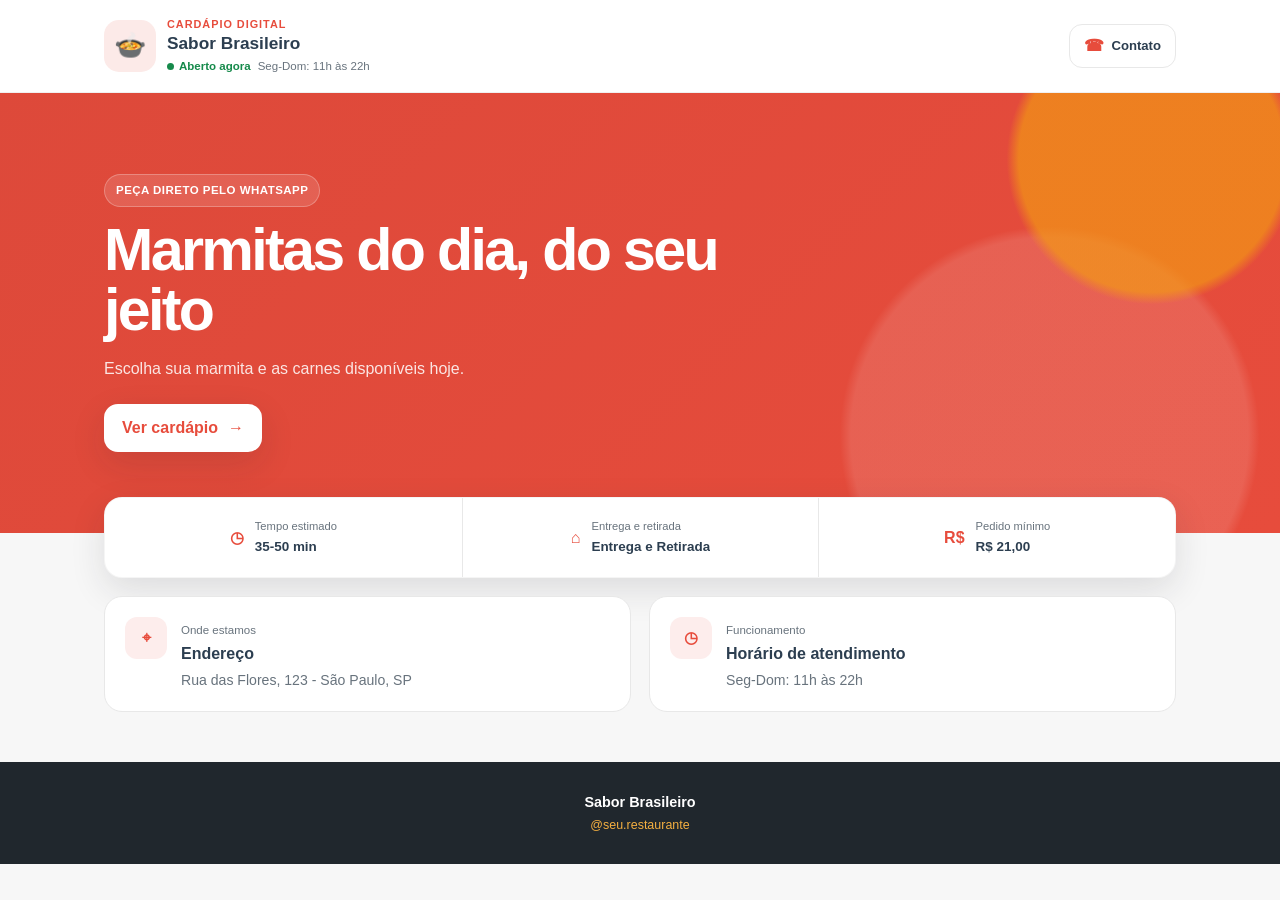
<file: legacy_static/index.html>
<!DOCTYPE html>
<html lang="pt-BR">
<head>
  <meta charset="UTF-8">
  <meta name="viewport" content="width=device-width, initial-scale=1.0">
  <meta name="theme-color" content="#E74C3C">
  <title>Cardápio Digital</title>
  <link rel="icon" href="data:,">
  <link rel="stylesheet" href="css/style.css">
</head>
<body data-page="index">
  <header class="app-header">
    <div class="container header-top">
      <div class="restaurante-logo">
        <div class="logo-badge" id="header-logo" aria-hidden="true">🍲</div>
        <div class="restaurante-info">
          <span class="small-label">Cardápio digital</span>
          <h1 id="restaurante-nome">Restaurante</h1>
          <div class="status-line">
            <span class="status-chip" id="status-aberto">Aberto agora</span>
            <span id="restaurante-horario">Consulte o horário</span>
          </div>
        </div>
      </div>
      <a data-whatsapp href="#" target="_blank" rel="noopener" class="contact-button" aria-label="Falar com o restaurante no WhatsApp">
        <span class="contact-icon">☎</span>
        <span>Contato</span>
      </a>
    </div>
  </header>

  <main>
    <section class="home-hero" id="home-hero">
      <div class="container hero-content">
        <span class="hero-eyebrow">Peça direto pelo WhatsApp</span>
        <h2 id="banner-titulo">Comida de verdade, feita para o seu dia</h2>
        <p id="banner-texto">Escolha seus favoritos e envie o pedido pronto pelo WhatsApp.</p>
        <a href="cardapio.html" class="btn btn-primary btn-hero">Ver cardápio <span>→</span></a>
      </div>
    </section>

    <section class="container home-panel" aria-label="Informações do restaurante">
      <div class="service-summary">
        <article class="service-item">
          <span class="service-icon">◷</span>
          <div><small>Tempo estimado</small><strong id="tempo-entrega">35-50 min</strong></div>
        </article>
        <article class="service-item">
          <span class="service-icon">⌂</span>
          <div><small>Entrega e retirada</small><strong id="modalidades">Disponíveis</strong></div>
        </article>
        <article class="service-item">
          <span class="service-icon">R$</span>
          <div><small>Pedido mínimo</small><strong id="pedido-minimo">R$ 0,00</strong></div>
        </article>
      </div>

      <div class="home-info-grid">
        <article class="info-card">
          <span class="info-icon">⌖</span>
          <div>
            <small>Onde estamos</small>
            <h3>Endereço</h3>
            <p id="restaurante-endereco"></p>
          </div>
        </article>
        <article class="info-card">
          <span class="info-icon">◷</span>
          <div>
            <small>Funcionamento</small>
            <h3>Horário de atendimento</h3>
            <p id="restaurante-horario-detalhe"></p>
          </div>
        </article>
      </div>
    </section>
  </main>

  <footer>
    <strong id="footer-restaurante">Restaurante</strong>
    <a href="#" id="footer-instagram"></a>
  </footer>

  <script src="config/restaurante.js"></script>
  <script src="js/cardapio-service.js"></script>
  <script src="js/cart.js"></script>
  <script src="js/whatsapp.js"></script>
  <script src="js/app.js"></script>
  <script>
    document.addEventListener('DOMContentLoaded', () => {
      document.title = `Cardápio - ${Restaurante.nome}`;
      document.getElementById('banner-titulo').textContent = Restaurante.bannerTitulo || Restaurante.slogan;
      document.getElementById('banner-texto').textContent = Restaurante.bannerTexto || Restaurante.slogan;
      document.getElementById('tempo-entrega').textContent = Restaurante.tempoEntrega || 'Consulte';
      document.getElementById('pedido-minimo').textContent = App.formatarMoeda(Restaurante.pedidoMinimo || 0);
      document.getElementById('restaurante-endereco').textContent = Restaurante.endereco;
      document.getElementById('restaurante-horario-detalhe').textContent = Restaurante.horario;
      document.getElementById('footer-restaurante').textContent = Restaurante.nome;

      const modalidades = [];
      if (Restaurante.aceitaEntrega) modalidades.push('Entrega');
      if (Restaurante.aceitaRetirada) modalidades.push('Retirada');
      document.getElementById('modalidades').textContent = modalidades.join(' e ') || 'Consulte';

      const instagram = document.getElementById('footer-instagram');
      if (Restaurante.instagram) {
        instagram.textContent = Restaurante.instagram;
        instagram.href = `https://instagram.com/${Restaurante.instagram.replace('@', '')}`;
        instagram.target = '_blank';
        instagram.rel = 'noopener';
      } else {
        instagram.remove();
      }

      const hero = document.getElementById('home-hero');
      if (Restaurante.bannerImagem) {
        hero.style.setProperty('--banner-image', `url("${Restaurante.bannerImagem}")`);
        hero.classList.add('has-image');
      }
    });
  </script>
</body>
</html>
</file>
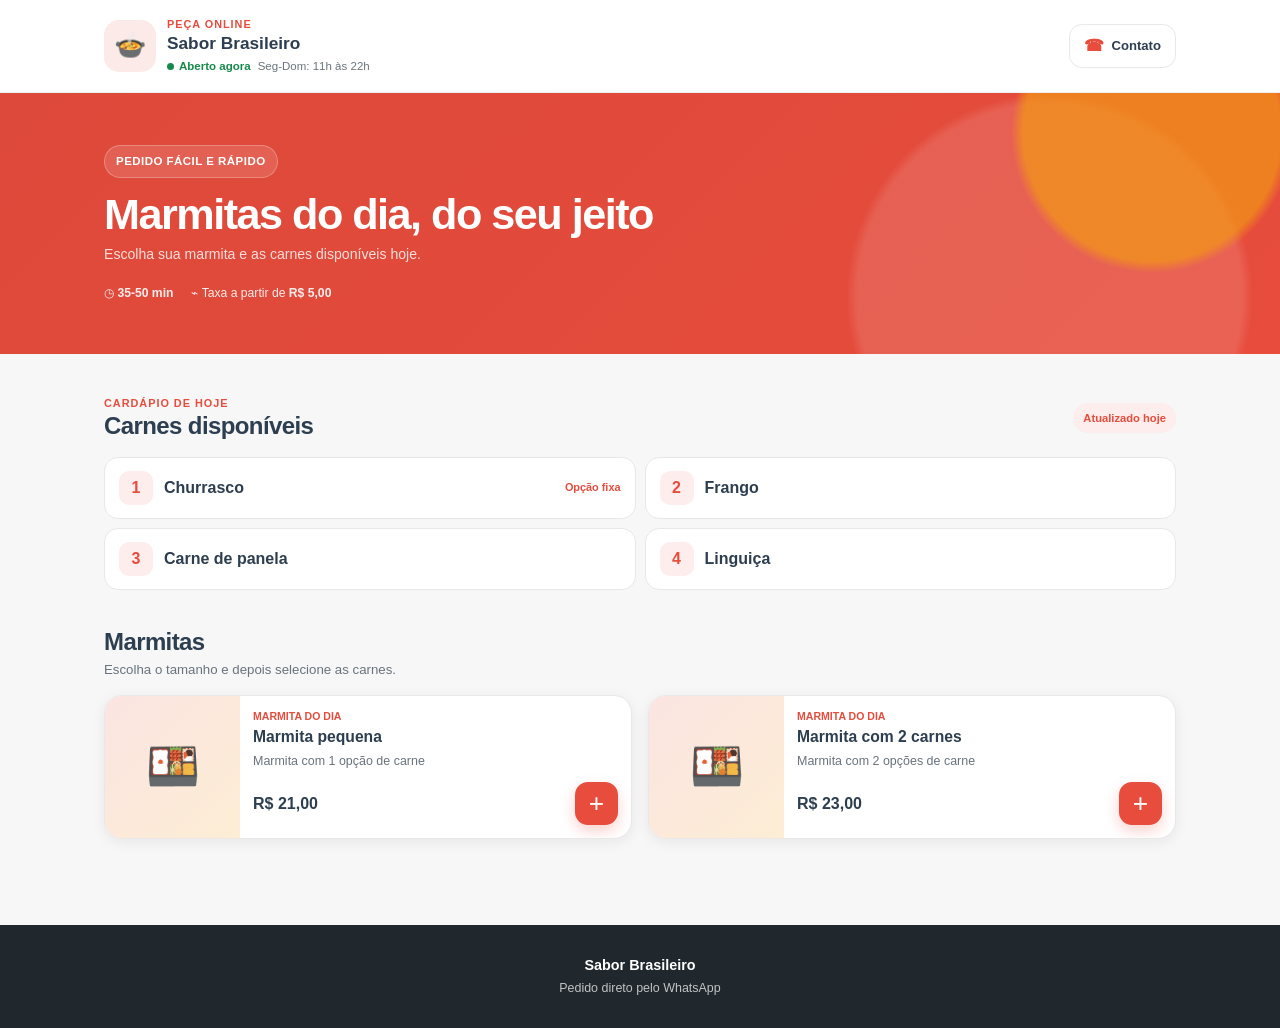
<file: legacy_static/cardapio.html>
<!DOCTYPE html>
<html lang="pt-BR">
<head>
  <meta charset="UTF-8">
  <meta name="viewport" content="width=device-width, initial-scale=1.0">
  <meta name="theme-color" content="#E74C3C">
  <title>Cardápio</title>
  <link rel="icon" href="data:,">
  <link rel="stylesheet" href="css/style.css">
</head>
<body data-page="cardapio">
  <header class="app-header menu-header">
    <div class="container header-top">
      <a href="index.html" class="restaurante-logo" aria-label="Voltar para o início">
        <div class="logo-badge" id="header-logo" aria-hidden="true">🍲</div>
        <div class="restaurante-info">
          <span class="small-label">Peça online</span>
          <h1 id="header-restaurante">Restaurante</h1>
          <div class="status-line">
            <span class="status-chip" id="status-aberto">Aberto agora</span>
            <span id="header-horario">Consulte o horário</span>
          </div>
        </div>
      </a>
      <a data-whatsapp href="#" target="_blank" rel="noopener" class="contact-button" aria-label="Falar no WhatsApp">
        <span class="contact-icon">☎</span><span>Contato</span>
      </a>
    </div>
  </header>

  <section class="menu-hero" id="menu-hero">
    <div class="container menu-hero-content">
      <span class="hero-eyebrow">Pedido fácil e rápido</span>
      <h2 id="menu-banner-titulo">Escolha o que combina com sua fome</h2>
      <p id="menu-banner-texto">Adicione os itens ao carrinho e finalize pelo WhatsApp.</p>
      <div class="delivery-meta">
        <span>◷ <strong id="tempo-entrega">35-50 min</strong></span>
        <span>⌁ Taxa a partir de <strong id="taxa-entrega">R$ 0,00</strong></span>
      </div>
    </div>
  </section>

  <main class="container menu-content">
    <section class="featured-section" id="secao-destaque">
      <div class="section-heading">
        <div>
          <span class="section-kicker">Cardápio de hoje</span>
          <h2>Carnes disponíveis</h2>
        </div>
        <span class="featured-badge">Atualizado hoje</span>
      </div>
      <div id="lista-carnes-dia" class="daily-meat-list"></div>
    </section>

    <div id="conteudo-cardapio"></div>

    <section id="secao-carrinho" class="cart-section" hidden>
      <div class="section-heading">
        <div>
          <span class="section-kicker">Confira antes de finalizar</span>
          <h2>Seu pedido</h2>
        </div>
        <button type="button" onclick="limparCarrinho()" class="text-button">Limpar</button>
      </div>
      <div id="carrinho-itens">
        <div id="lista-carrinho" class="cart-list"></div>
        <div class="order-totals">
          <div><span>Subtotal</span><strong id="resumo-subtotal">R$ 0,00</strong></div>
          <div class="order-total"><span>Total</span><strong id="resumo-total">R$ 0,00</strong></div>
        </div>
        <a href="pedido.html" class="btn btn-primary btn-block">Continuar para o checkout <span>→</span></a>
      </div>
    </section>
  </main>

  <footer>
    <strong id="footer-restaurante">Restaurante</strong>
    <span>Pedido direto pelo WhatsApp</span>
  </footer>

  <div class="cart-bar" id="barra-pedido-fixo" hidden>
    <button type="button" onclick="scrollParaCarrinho()" class="cart-bar-inner">
      <span class="cart-count" id="barra-itens">0 itens</span>
      <span class="cart-cta">Ver pedido</span>
      <strong id="barra-total">R$ 0,00</strong>
    </button>
  </div>

  <div class="modal-backdrop" id="modal-marmita" hidden>
    <section class="marmita-modal" role="dialog" aria-modal="true" aria-labelledby="modal-titulo">
      <button type="button" class="modal-close" onclick="fecharConfiguracao()" aria-label="Fechar">×</button>
      <span class="section-kicker">Monte sua marmita</span>
      <h2 id="modal-titulo">Escolha as carnes</h2>
      <p id="modal-descricao"></p>
      <form id="form-configuracao-marmita">
        <fieldset class="meat-options">
          <legend id="legenda-carnes">Carnes disponíveis hoje</legend>
          <div id="opcoes-carnes"></div>
        </fieldset>
        <div class="form-group quantity-field">
          <label for="quantidade-marmitas">Quantidade</label>
          <input type="number" id="quantidade-marmitas" min="1" step="1" value="1" required>
        </div>
        <button type="submit" class="btn btn-primary btn-block">Adicionar ao pedido</button>
      </form>
    </section>
  </div>

  <script src="config/restaurante.js"></script>
  <script src="js/cardapio-service.js"></script>
  <script src="js/cart.js"></script>
  <script src="js/whatsapp.js"></script>
  <script src="js/app.js"></script>
  <script>
    let tipoMarmitaSelecionado = null;

    function criarCardMarmita(tipo) {
      const card = document.createElement('article');
      card.className = 'product-card';

      const media = document.createElement('div');
      media.className = 'product-media midia-placeholder';
      media.textContent = '🍱';

      const content = document.createElement('div');
      content.className = 'product-content';
      content.innerHTML = `
        <small>Marmita do dia</small>
        <h3>${tipo.nome}</h3>
        <p>${tipo.descricao}</p>
        <div class="product-footer">
          <strong>${App.formatarMoeda(tipo.preco)}</strong>
          <button type="button" class="add-button" aria-label="Escolher ${tipo.nome}" onclick="abrirConfiguracao('${tipo.id}')">+</button>
        </div>
      `;

      card.append(media, content);
      return card;
    }

    function renderizarCardapio() {
      const container = document.getElementById('conteudo-cardapio');
      container.replaceChildren();
      const secao = document.createElement('section');
      secao.className = 'menu-category';
      secao.innerHTML = `
        <div class="category-heading">
          <h2>Marmitas</h2>
          <p>Escolha o tamanho e depois selecione as carnes.</p>
        </div>
      `;

      const lista = document.createElement('div');
      lista.className = 'product-list';
      cardapioService.listarTiposMarmita().forEach(tipo => lista.appendChild(criarCardMarmita(tipo)));
      secao.appendChild(lista);
      container.appendChild(secao);
    }

    function renderizarCarnesDoDia() {
      const container = document.getElementById('lista-carnes-dia');
      container.replaceChildren();
      cardapioService.listarCarnesDoDia().forEach((carne, index) => {
        const item = document.createElement('div');
        item.className = 'daily-meat-item';
        item.innerHTML = `<span>${index + 1}</span><strong>${carne.nome}</strong>${carne.fixo ? '<small>Opção fixa</small>' : ''}`;
        container.appendChild(item);
      });
    }

    function abrirConfiguracao(tipoId) {
      tipoMarmitaSelecionado = cardapioService.obterTipoMarmita(tipoId);
      if (!tipoMarmitaSelecionado) return;

      document.getElementById('modal-titulo').textContent = tipoMarmitaSelecionado.nome;
      document.getElementById('modal-descricao').textContent =
        `Escolha exatamente ${tipoMarmitaSelecionado.quantidade_carnes} ${tipoMarmitaSelecionado.quantidade_carnes === 1 ? 'carne' : 'carnes'}.`;

      const opcoes = document.getElementById('opcoes-carnes');
      opcoes.replaceChildren();
      cardapioService.listarCarnesDoDia().forEach((carne, index) => {
        const label = document.createElement('label');
        label.className = 'meat-option';
        label.innerHTML = `
          <input type="checkbox" name="carne" value="${carne.id}">
          <span class="meat-number">${index + 1}</span>
          <span><strong>${carne.nome}</strong>${carne.fixo ? '<small>Opção fixa do dia</small>' : ''}</span>
          <span class="check-indicator">✓</span>
        `;
        opcoes.appendChild(label);
      });
      opcoes.querySelectorAll('input[name="carne"]').forEach(input => {
        input.addEventListener('change', () => {
          const selecionadas = opcoes.querySelectorAll('input[name="carne"]:checked');
          if (selecionadas.length > tipoMarmitaSelecionado.quantidade_carnes) {
            input.checked = false;
            App.mostrarMensagem(
              `Essa marmita permite ${tipoMarmitaSelecionado.quantidade_carnes} ${tipoMarmitaSelecionado.quantidade_carnes === 1 ? 'carne' : 'carnes'}.`,
              'erro'
            );
          }
        });
      });

      document.getElementById('quantidade-marmitas').value = 1;
      document.getElementById('modal-marmita').hidden = false;
      document.body.classList.add('modal-open');
    }

    function fecharConfiguracao() {
      document.getElementById('modal-marmita').hidden = true;
      document.body.classList.remove('modal-open');
      tipoMarmitaSelecionado = null;
    }

    function adicionarMarmitaConfigurada(event) {
      event.preventDefault();
      const carnesIds = [...document.querySelectorAll('input[name="carne"]:checked')].map(input => input.value);
      const validacao = cardapioService.validarQuantidadeCarnes(tipoMarmitaSelecionado?.id, carnesIds);

      if (!validacao.valido) {
        App.mostrarMensagem(validacao.erro, 'erro');
        return;
      }

      try {
        const item = cardapioService.criarItemPedido(
          tipoMarmitaSelecionado.id,
          carnesIds,
          document.getElementById('quantidade-marmitas').value
        );
        carrinho.adicionar(item);
        fecharConfiguracao();
        atualizarCarrinho();
        App.mostrarMensagem(`${item.nome} adicionada ao pedido`, 'sucesso');
      } catch (erro) {
        App.mostrarMensagem(erro.message, 'erro');
      }
    }

    function atualizarCarrinho() {
      App.atualizarContador();
      const secao = document.getElementById('secao-carrinho');
      const lista = document.getElementById('lista-carrinho');
      const itens = carrinho.obterItems();
      const vazio = carrinho.estaVazio();

      secao.hidden = vazio;
      lista.replaceChildren();

      itens.forEach(item => {
        const linha = document.createElement('article');
        linha.className = 'cart-item';
        const media = document.createElement('div');
        media.className = 'cart-item-media';
        App.renderizarMidia(media, item.imagem, item.nome);

        const info = document.createElement('div');
        info.className = 'cart-item-info';
        const carnes = item.carnes.map(carne => carne.nome).join(' e ');
        info.innerHTML = `
          <h3>${item.quantidade}x ${item.nome}</h3>
          <small>Carnes: ${carnes}</small>
          <small>Valor unitário: ${App.formatarMoeda(item.preco)}</small>
          <strong>Total: ${App.formatarMoeda(item.preco * item.quantidade)}</strong>
        `;

        const controle = document.createElement('div');
        controle.className = 'quantity-control';
        controle.innerHTML = `
          <button type="button" onclick="diminuirQuantidade('${item.id}')" aria-label="Diminuir quantidade">−</button>
          <span>${item.quantidade}</span>
          <button type="button" onclick="aumentarQuantidade('${item.id}')" aria-label="Aumentar quantidade">+</button>
        `;
        linha.append(media, info, controle);
        lista.appendChild(linha);
      });

      const total = carrinho.obterValorTotal();
      document.getElementById('resumo-subtotal').textContent = App.formatarMoeda(total);
      document.getElementById('resumo-total').textContent = App.formatarMoeda(total);
      atualizarBarraPedido();
    }

    function atualizarBarraPedido() {
      const barra = document.getElementById('barra-pedido-fixo');
      const quantidade = carrinho.obterQuantidadeTotal();
      barra.hidden = quantidade === 0;
      document.body.classList.toggle('has-cart-bar', quantidade > 0);
      document.getElementById('barra-itens').textContent = `${quantidade} ${quantidade === 1 ? 'item' : 'itens'}`;
      document.getElementById('barra-total').textContent = App.formatarMoeda(carrinho.obterValorTotal());
    }

    function aumentarQuantidade(id) {
      carrinho.aumentarQuantidade(id);
      atualizarCarrinho();
    }

    function diminuirQuantidade(id) {
      carrinho.diminuirQuantidade(id);
      atualizarCarrinho();
    }

    function limparCarrinho() {
      if (!carrinho.estaVazio() && confirm('Deseja remover todos os itens do pedido?')) {
        carrinho.limpar();
        atualizarCarrinho();
      }
    }

    function scrollParaCarrinho() {
      document.getElementById('secao-carrinho').scrollIntoView({ behavior: 'smooth' });
    }

    document.addEventListener('DOMContentLoaded', async () => {
      document.title = `Cardápio - ${Restaurante.nome}`;
      document.getElementById('menu-banner-titulo').textContent = Restaurante.bannerTitulo || Restaurante.slogan;
      document.getElementById('menu-banner-texto').textContent = Restaurante.bannerTexto || Restaurante.slogan;
      document.getElementById('tempo-entrega').textContent = Restaurante.tempoEntrega || 'Consulte';
      document.getElementById('taxa-entrega').textContent = App.formatarMoeda(Restaurante.taxaEntregaPadrao || 0);
      document.getElementById('footer-restaurante').textContent = Restaurante.nome;

      const hero = document.getElementById('menu-hero');
      if (Restaurante.bannerImagem) {
        hero.style.setProperty('--banner-image', `url("${Restaurante.bannerImagem}")`);
        hero.classList.add('has-image');
      }

      document.getElementById('form-configuracao-marmita').addEventListener('submit', adicionarMarmitaConfigurada);
      document.getElementById('modal-marmita').addEventListener('click', event => {
        if (event.target.id === 'modal-marmita') fecharConfiguracao();
      });

      try {
        await cardapioService.carregar();
        renderizarCarnesDoDia();
        renderizarCardapio();
        atualizarCarrinho();
      } catch (erro) {
        document.getElementById('conteudo-cardapio').innerHTML =
          `<section class="empty-state"><h2>Cardápio indisponível</h2><p>${erro.message}</p></section>`;
      }
    });
  </script>
</body>
</html>
</file>
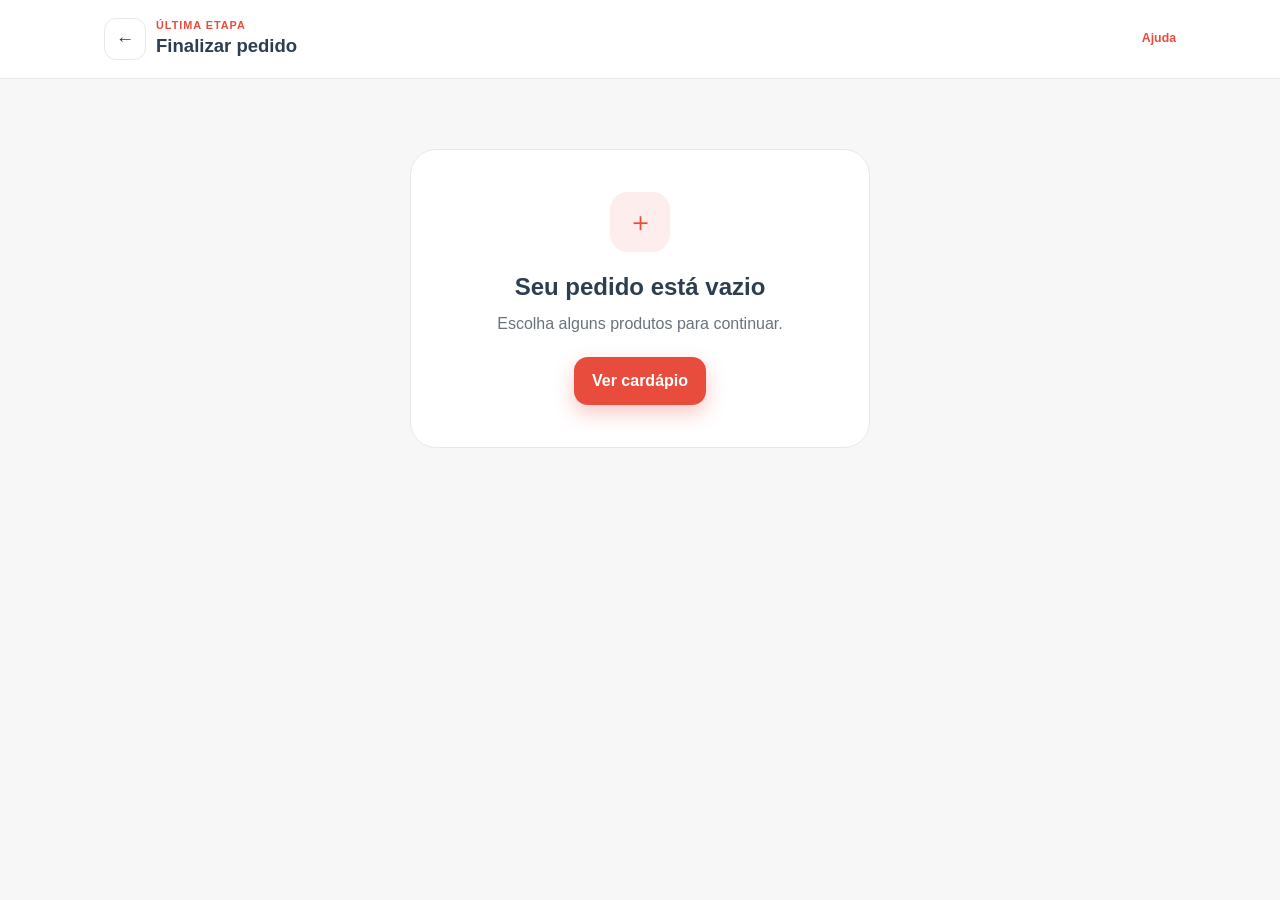
<file: legacy_static/pedido.html>
<!DOCTYPE html>
<html lang="pt-BR">
<head>
  <meta charset="UTF-8">
  <meta name="viewport" content="width=device-width, initial-scale=1.0">
  <meta name="theme-color" content="#E74C3C">
  <title>Finalizar pedido</title>
  <link rel="icon" href="data:,">
  <link rel="stylesheet" href="css/style.css">
</head>
<body data-page="pedido">
  <header class="checkout-header">
    <div class="container checkout-header-inner">
      <a href="cardapio.html" class="back-button" aria-label="Voltar ao cardápio">←</a>
      <div>
        <span class="small-label">Última etapa</span>
        <h1>Finalizar pedido</h1>
      </div>
      <a data-whatsapp href="#" target="_blank" rel="noopener" class="header-help">Ajuda</a>
    </div>
  </header>

  <main class="container checkout-layout">
    <div id="checkout-conteudo">
      <section class="checkout-section order-summary">
        <div class="checkout-section-title">
          <span class="step-number">1</span>
          <div><h2>Seu pedido</h2><p>Confira os itens antes de enviar.</p></div>
        </div>
        <div id="lista-resumo" class="checkout-items"></div>
        <div class="checkout-totals">
          <div><span>Subtotal</span><strong id="valor-subtotal">R$ 0,00</strong></div>
          <div id="linha-taxa-resumo" hidden><span>Taxa de entrega</span><strong id="valor-taxa">R$ 0,00</strong></div>
          <div class="checkout-total"><span>Total</span><strong id="valor-total">R$ 0,00</strong></div>
        </div>
        <a href="cardapio.html#secao-carrinho" class="edit-order-link">Editar pedido</a>
      </section>

      <form id="formulario-pedido" class="checkout-form">
        <section class="checkout-section">
          <div class="checkout-section-title">
            <span class="step-number">2</span>
            <div><h2>Seus dados</h2><p>Como podemos identificar o pedido?</p></div>
          </div>
          <div class="form-grid">
            <div class="form-group">
              <label for="nome-cliente">Nome completo *</label>
              <input type="text" id="nome-cliente" name="nome" required autocomplete="name" placeholder="Digite seu nome">
            </div>
            <div class="form-group">
              <label for="telefone-cliente">Telefone</label>
              <input type="tel" id="telefone-cliente" name="telefone" autocomplete="tel" placeholder="(11) 99999-9999">
            </div>
          </div>
        </section>

        <section class="checkout-section">
          <div class="checkout-section-title">
            <span class="step-number">3</span>
            <div><h2>Entrega ou retirada</h2><p>Escolha como deseja receber.</p></div>
          </div>
          <div class="choice-grid" id="opcoes-entrega">
            <label class="choice-card" id="opcao-retirada">
              <input type="radio" name="tipo-entrega" value="retirada" required>
              <span class="choice-icon">⌂</span>
              <span><strong>Retirada</strong><small>Buscar no restaurante</small></span>
              <span class="radio-indicator"></span>
            </label>
            <label class="choice-card" id="opcao-entrega">
              <input type="radio" name="tipo-entrega" value="entrega">
              <span class="choice-icon">⌖</span>
              <span><strong>Entrega</strong><small>Taxa de <b id="valor-taxa-opcao">R$ 0,00</b></small></span>
              <span class="radio-indicator"></span>
            </label>
          </div>
          <div class="form-group expandable-field" id="grupo-endereco" hidden>
            <label for="endereco-entrega">Endereço completo *</label>
            <input type="text" id="endereco-entrega" name="endereco" autocomplete="street-address" placeholder="Rua, número, bairro e complemento">
          </div>
        </section>

        <section class="checkout-section">
          <div class="checkout-section-title">
            <span class="step-number">4</span>
            <div><h2>Pagamento</h2><p>Selecione a forma de pagamento.</p></div>
          </div>
          <div class="choice-grid payment-grid">
            <label class="choice-card">
              <input type="radio" name="pagamento" value="pix" required>
              <span class="choice-icon">◇</span>
              <span><strong>Pix</strong><small>Pagamento rápido</small></span>
              <span class="radio-indicator"></span>
            </label>
            <label class="choice-card">
              <input type="radio" name="pagamento" value="dinheiro">
              <span class="choice-icon">R$</span>
              <span><strong>Dinheiro</strong><small>Informe o troco</small></span>
              <span class="radio-indicator"></span>
            </label>
            <label class="choice-card">
              <input type="radio" name="pagamento" value="cartao">
              <span class="choice-icon">▣</span>
              <span><strong>Cartão</strong><small>Crédito ou débito</small></span>
              <span class="radio-indicator"></span>
            </label>
          </div>
          <div class="form-group expandable-field" id="grupo-troco" hidden>
            <label for="troco">Precisa de troco para quanto?</label>
            <input type="number" id="troco" name="troco" inputmode="decimal" step="0.01" min="0" placeholder="Ex.: 100,00">
          </div>
        </section>

        <section class="checkout-section">
          <div class="checkout-section-title">
            <span class="step-number">5</span>
            <div><h2>Observações</h2><p>Algum detalhe para preparar seu pedido?</p></div>
          </div>
          <div class="form-group">
            <label for="observacoes" class="sr-only">Observações do pedido</label>
            <textarea id="observacoes" name="observacoes" maxlength="300" placeholder="Ex.: retirar cebola, enviar molho separado..."></textarea>
            <small class="field-hint">Até 300 caracteres</small>
          </div>
        </section>

        <div class="checkout-submit">
          <div><small>Total do pedido</small><strong id="valor-total-fixo">R$ 0,00</strong></div>
          <button type="submit" class="btn btn-whatsapp">Enviar pedido pelo WhatsApp</button>
        </div>
      </form>
    </div>

    <section id="carrinho-vazio-info" class="empty-state" hidden>
      <span class="empty-icon">＋</span>
      <h2>Seu pedido está vazio</h2>
      <p>Escolha alguns produtos para continuar.</p>
      <a href="cardapio.html" class="btn btn-primary">Ver cardápio</a>
    </section>
  </main>

  <script src="config/restaurante.js"></script>
  <script src="js/cardapio-service.js"></script>
  <script src="js/cart.js"></script>
  <script src="js/whatsapp.js"></script>
  <script src="js/app.js"></script>
  <script>
    function renderizarResumo() {
      const lista = document.getElementById('lista-resumo');
      lista.replaceChildren();

      carrinho.obterItems().forEach(item => {
        const linha = document.createElement('article');
        linha.className = 'checkout-item';
        const media = document.createElement('div');
        media.className = 'checkout-item-media';
        App.renderizarMidia(media, item.imagem, item.nome);
        const info = document.createElement('div');
        const carnes = item.carnes.map(carne => carne.nome).join(' e ');
        info.innerHTML = `<strong>${item.quantidade}x ${item.nome}</strong><small>Carnes: ${carnes}</small><small>${App.formatarMoeda(item.preco)} cada</small>`;
        const valor = document.createElement('strong');
        valor.textContent = App.formatarMoeda(item.preco * item.quantidade);
        linha.append(media, info, valor);
        lista.appendChild(linha);
      });

      document.getElementById('valor-subtotal').textContent = App.formatarMoeda(carrinho.obterValorTotal());
      atualizarResumo();
    }

    function atualizarTipoEntrega() {
      const tipo = document.querySelector('input[name="tipo-entrega"]:checked')?.value;
      const grupo = document.getElementById('grupo-endereco');
      const endereco = document.getElementById('endereco-entrega');
      grupo.hidden = tipo !== 'entrega';
      endereco.required = tipo === 'entrega';
      atualizarResumo();
    }

    function atualizarPagamento() {
      const pagamento = document.querySelector('input[name="pagamento"]:checked')?.value;
      const grupo = document.getElementById('grupo-troco');
      grupo.hidden = pagamento !== 'dinheiro';
    }

    function atualizarResumo() {
      const entrega = document.querySelector('input[name="tipo-entrega"]:checked')?.value === 'entrega';
      const subtotal = carrinho.obterValorTotal();
      const taxa = entrega ? Restaurante.taxaEntregaPadrao : 0;
      const total = subtotal + taxa;

      document.getElementById('linha-taxa-resumo').hidden = !entrega;
      document.getElementById('valor-taxa').textContent = App.formatarMoeda(taxa);
      document.getElementById('valor-total').textContent = App.formatarMoeda(total);
      document.getElementById('valor-total-fixo').textContent = App.formatarMoeda(total);
    }

    function enviarPedido(event) {
      event.preventDefault();
      const tipoEntrega = document.querySelector('input[name="tipo-entrega"]:checked')?.value;
      const pagamento = document.querySelector('input[name="pagamento"]:checked')?.value;
      const subtotal = carrinho.obterValorTotal();
      const taxa = tipoEntrega === 'entrega' ? Restaurante.taxaEntregaPadrao : 0;
      const trocoInformado = document.getElementById('troco').value;

      const dadosPedido = {
        nomeCliente: document.getElementById('nome-cliente').value,
        telefoneCliente: document.getElementById('telefone-cliente').value,
        items: carrinho.obterItems(),
        tipoPedido: tipoEntrega,
        endereco: document.getElementById('endereco-entrega').value,
        pagamento,
        troco: trocoInformado ? parseFloat(trocoInformado) : null,
        observacoes: document.getElementById('observacoes').value,
        taxa,
        total: subtotal + taxa
      };

      const validacao = WhatsAppIntegration.validarDados(dadosPedido);
      if (!validacao.valido) {
        App.mostrarMensagem(validacao.erro, 'erro');
        return;
      }

      WhatsAppIntegration.enviarPedido(dadosPedido);
      carrinho.limpar();
      App.mostrarMensagem('Pedido preparado e aberto no WhatsApp.', 'sucesso');
      setTimeout(() => { window.location.href = 'index.html'; }, 2000);
    }

    function configurarModalidades() {
      const retirada = document.getElementById('opcao-retirada');
      const entrega = document.getElementById('opcao-entrega');
      retirada.hidden = !Restaurante.aceitaRetirada;
      entrega.hidden = !Restaurante.aceitaEntrega;

      const valorInicial = Restaurante.aceitaRetirada ? 'retirada' : 'entrega';
      const opcaoInicial = document.querySelector(`input[name="tipo-entrega"][value="${valorInicial}"]`);
      if (opcaoInicial) opcaoInicial.checked = true;
    }

    document.addEventListener('DOMContentLoaded', () => {
      document.title = `Finalizar pedido - ${Restaurante.nome}`;
      if (carrinho.estaVazio()) {
        document.getElementById('checkout-conteudo').hidden = true;
        document.getElementById('carrinho-vazio-info').hidden = false;
        return;
      }

      configurarModalidades();
      document.querySelector('input[name="pagamento"][value="pix"]').checked = true;
      document.getElementById('valor-taxa-opcao').textContent = App.formatarMoeda(Restaurante.taxaEntregaPadrao);
      document.querySelectorAll('input[name="tipo-entrega"]').forEach(input => input.addEventListener('change', atualizarTipoEntrega));
      document.querySelectorAll('input[name="pagamento"]').forEach(input => input.addEventListener('change', atualizarPagamento));
      document.getElementById('formulario-pedido').addEventListener('submit', enviarPedido);
      renderizarResumo();
      atualizarTipoEntrega();
      atualizarPagamento();
    });
  </script>
</body>
</html>
</file>
<file: legacy_static/css/style.css>
:root {
  --cor-principal: #e74c3c;
  --cor-secundaria: #f39c12;
  --cor-fundo: #fff8f3;
  --cor-texto: #24313d;
  --cor-muted: #68737d;
  --cor-borda: #e8e8e8;
  --cor-superficie: #ffffff;
  --cor-sucesso: #168a4b;
  --sombra-sm: 0 3px 14px rgba(31, 35, 39, 0.07);
  --sombra-md: 0 12px 35px rgba(31, 35, 39, 0.12);
  --raio-sm: 12px;
  --raio-md: 18px;
  --raio-lg: 26px;
  --container: 1120px;
}

* {
  box-sizing: border-box;
  margin: 0;
  padding: 0;
}

html {
  scroll-behavior: smooth;
  scroll-padding-top: 76px;
}

body {
  min-width: 320px;
  min-height: 100vh;
  background: #f7f7f7;
  color: var(--cor-texto);
  font-family: Inter, -apple-system, BlinkMacSystemFont, "Segoe UI", sans-serif;
  line-height: 1.45;
  -webkit-font-smoothing: antialiased;
}

body.has-cart-bar {
  padding-bottom: 92px;
}

body.modal-open {
  overflow: hidden;
}

button,
input,
textarea {
  font: inherit;
}

button,
a {
  -webkit-tap-highlight-color: transparent;
}

button {
  border: 0;
}

a {
  color: inherit;
  text-decoration: none;
}

img {
  display: block;
  width: 100%;
  height: 100%;
  object-fit: cover;
}

[hidden] {
  display: none !important;
}

.container {
  width: min(100%, var(--container));
  margin-inline: auto;
  padding-inline: 16px;
}

.sr-only {
  position: absolute;
  width: 1px;
  height: 1px;
  padding: 0;
  margin: -1px;
  overflow: hidden;
  clip: rect(0, 0, 0, 0);
  white-space: nowrap;
  border: 0;
}

/* Header */
.app-header {
  position: relative;
  z-index: 20;
  background: var(--cor-superficie);
  border-bottom: 1px solid rgba(0, 0, 0, 0.06);
}

.header-top {
  min-height: 82px;
  display: flex;
  align-items: center;
  justify-content: space-between;
  gap: 12px;
}

.restaurante-logo {
  min-width: 0;
  display: flex;
  align-items: center;
  gap: 11px;
}

.logo-badge {
  width: 52px;
  height: 52px;
  flex: 0 0 52px;
  display: grid;
  place-items: center;
  overflow: hidden;
  border-radius: 15px;
  background: color-mix(in srgb, var(--cor-principal) 12%, white);
  color: var(--cor-principal);
  font-size: 26px;
}

.restaurante-info {
  min-width: 0;
}

.small-label,
.section-kicker {
  display: block;
  color: var(--cor-principal);
  font-size: 0.68rem;
  font-weight: 800;
  letter-spacing: 0.09em;
  text-transform: uppercase;
}

.restaurante-info h1 {
  max-width: 190px;
  overflow: hidden;
  font-size: 1.08rem;
  line-height: 1.25;
  text-overflow: ellipsis;
  white-space: nowrap;
}

.status-line {
  display: flex;
  align-items: center;
  gap: 7px;
  margin-top: 3px;
  color: var(--cor-muted);
  font-size: 0.72rem;
  white-space: nowrap;
}

.status-chip {
  display: inline-flex;
  align-items: center;
  gap: 5px;
  color: var(--cor-sucesso);
  font-weight: 800;
}

.status-chip::before {
  width: 7px;
  height: 7px;
  border-radius: 50%;
  background: currentColor;
  content: "";
}

.contact-button {
  min-width: 44px;
  min-height: 44px;
  display: inline-flex;
  align-items: center;
  justify-content: center;
  gap: 7px;
  border: 1px solid var(--cor-borda);
  border-radius: 13px;
  background: #fff;
  color: var(--cor-texto);
  font-size: 0.82rem;
  font-weight: 800;
}

.contact-button > span:last-child {
  display: none;
}

.contact-icon {
  color: var(--cor-principal);
  font-size: 1rem;
}

/* Home */
.home-hero,
.menu-hero {
  position: relative;
  overflow: hidden;
  background:
    radial-gradient(circle at 90% 15%, color-mix(in srgb, var(--cor-secundaria) 65%, transparent) 0 11%, transparent 12%),
    radial-gradient(circle at 82% 78%, rgba(255, 255, 255, 0.12) 0 18%, transparent 19%),
    linear-gradient(135deg, color-mix(in srgb, var(--cor-principal) 90%, #852f28), var(--cor-principal));
  color: #fff;
}

.home-hero::after,
.menu-hero::after {
  position: absolute;
  inset: 0;
  background: linear-gradient(90deg, rgba(25, 17, 16, 0.72), rgba(25, 17, 16, 0.12));
  content: "";
  opacity: 0;
}

.home-hero.has-image,
.menu-hero.has-image {
  background-image: var(--banner-image);
  background-position: center;
  background-size: cover;
}

.home-hero.has-image::after,
.menu-hero.has-image::after {
  opacity: 1;
}

.hero-content,
.menu-hero-content {
  position: relative;
  z-index: 1;
}

.hero-content {
  min-height: 330px;
  display: flex;
  flex-direction: column;
  align-items: flex-start;
  justify-content: center;
  padding-block: 54px;
}

.hero-eyebrow {
  display: inline-flex;
  margin-bottom: 13px;
  padding: 7px 11px;
  border: 1px solid rgba(255, 255, 255, 0.26);
  border-radius: 999px;
  background: rgba(255, 255, 255, 0.13);
  font-size: 0.72rem;
  font-weight: 800;
  letter-spacing: 0.04em;
  text-transform: uppercase;
}

.hero-content h2 {
  max-width: 620px;
  font-size: clamp(2rem, 9vw, 3.7rem);
  line-height: 1.02;
  letter-spacing: -0.045em;
}

.hero-content p {
  max-width: 500px;
  margin: 16px 0 24px;
  color: rgba(255, 255, 255, 0.86);
  font-size: 1rem;
}

.btn {
  min-height: 48px;
  display: inline-flex;
  align-items: center;
  justify-content: center;
  gap: 10px;
  padding: 12px 18px;
  border-radius: 14px;
  cursor: pointer;
  font-weight: 800;
  transition: transform 0.2s ease, box-shadow 0.2s ease;
}

.btn:active {
  transform: scale(0.98);
}

.btn-primary {
  background: var(--cor-principal);
  color: #fff;
  box-shadow: 0 8px 20px color-mix(in srgb, var(--cor-principal) 30%, transparent);
}

.btn-hero {
  background: #fff;
  color: var(--cor-principal);
  box-shadow: var(--sombra-md);
}

.btn-block {
  width: 100%;
}

.home-panel {
  position: relative;
  z-index: 2;
  margin-top: -26px;
  padding-bottom: 50px;
}

.service-summary {
  display: grid;
  grid-template-columns: repeat(3, 1fr);
  overflow: hidden;
  border: 1px solid rgba(0, 0, 0, 0.04);
  border-radius: var(--raio-md);
  background: #fff;
  box-shadow: var(--sombra-md);
}

.service-item {
  min-width: 0;
  padding: 17px 7px;
  text-align: center;
}

.service-item + .service-item {
  border-left: 1px solid var(--cor-borda);
}

.service-icon {
  display: none;
  color: var(--cor-principal);
  font-weight: 900;
}

.service-item small,
.service-item strong {
  display: block;
}

.service-item small {
  margin-bottom: 3px;
  color: var(--cor-muted);
  font-size: 0.61rem;
}

.service-item strong {
  overflow: hidden;
  font-size: 0.72rem;
  text-overflow: ellipsis;
}

.home-info-grid {
  display: grid;
  gap: 12px;
  margin-top: 18px;
}

.info-card {
  display: flex;
  gap: 14px;
  padding: 20px;
  border: 1px solid var(--cor-borda);
  border-radius: var(--raio-md);
  background: #fff;
}

.info-icon {
  width: 42px;
  height: 42px;
  flex: 0 0 42px;
  display: grid;
  place-items: center;
  border-radius: 12px;
  background: color-mix(in srgb, var(--cor-principal) 10%, white);
  color: var(--cor-principal);
  font-weight: 900;
}

.info-card small {
  color: var(--cor-muted);
  font-size: 0.72rem;
}

.info-card h3 {
  margin: 2px 0 5px;
  font-size: 1rem;
}

.info-card p {
  color: var(--cor-muted);
  font-size: 0.88rem;
}

/* Menu */
.menu-hero-content {
  padding-block: 31px 34px;
}

.menu-hero h2 {
  max-width: 600px;
  margin-bottom: 7px;
  font-size: clamp(1.55rem, 7vw, 2.7rem);
  line-height: 1.08;
  letter-spacing: -0.035em;
}

.menu-hero p {
  max-width: 530px;
  color: rgba(255, 255, 255, 0.82);
  font-size: 0.88rem;
}

.delivery-meta {
  display: flex;
  flex-wrap: wrap;
  gap: 9px 18px;
  margin-top: 20px;
  color: rgba(255, 255, 255, 0.9);
  font-size: 0.76rem;
}

.category-nav {
  position: sticky;
  top: 0;
  z-index: 40;
  border-bottom: 1px solid var(--cor-borda);
  background: rgba(255, 255, 255, 0.96);
  backdrop-filter: blur(12px);
}

.category-nav .container {
  padding-inline: 0;
}

.category-nav ul {
  display: flex;
  gap: 7px;
  overflow-x: auto;
  padding: 11px 16px;
  list-style: none;
  scrollbar-width: none;
}

.category-nav ul::-webkit-scrollbar,
.featured-scroller::-webkit-scrollbar {
  display: none;
}

.category-nav li {
  flex: 0 0 auto;
}

.category-nav a {
  display: block;
  padding: 9px 14px;
  border-radius: 999px;
  color: var(--cor-muted);
  font-size: 0.82rem;
  font-weight: 750;
  white-space: nowrap;
}

.category-nav a.active {
  background: var(--cor-principal);
  color: #fff;
}

.menu-content {
  padding-top: 30px;
  padding-bottom: 46px;
}

.featured-section {
  margin-bottom: 38px;
}

.section-heading {
  display: flex;
  align-items: center;
  justify-content: space-between;
  gap: 16px;
  margin-bottom: 17px;
}

.section-heading h2,
.category-heading h2 {
  font-size: 1.5rem;
  line-height: 1.15;
  letter-spacing: -0.025em;
}

.featured-badge {
  padding: 7px 10px;
  border-radius: 999px;
  background: color-mix(in srgb, var(--cor-principal) 10%, white);
  color: var(--cor-principal);
  font-size: 0.7rem;
  font-weight: 850;
}

.featured-scroller {
  display: grid;
  grid-auto-columns: minmax(250px, 82vw);
  grid-auto-flow: column;
  gap: 13px;
  overflow-x: auto;
  padding: 2px 2px 14px;
  scroll-snap-type: x mandatory;
  scrollbar-width: none;
}

.daily-meat-list {
  display: grid;
  gap: 9px;
}

.daily-meat-item {
  display: grid;
  grid-template-columns: 34px 1fr auto;
  align-items: center;
  gap: 11px;
  padding: 13px 14px;
  border: 1px solid var(--cor-borda);
  border-radius: 14px;
  background: #fff;
}

.daily-meat-item > span {
  width: 34px;
  height: 34px;
  display: grid;
  place-items: center;
  border-radius: 10px;
  background: color-mix(in srgb, var(--cor-principal) 10%, white);
  color: var(--cor-principal);
  font-weight: 900;
}

.daily-meat-item small {
  color: var(--cor-principal);
  font-size: 0.68rem;
  font-weight: 800;
}

.product-card {
  min-width: 0;
  display: grid;
  grid-template-columns: 112px 1fr;
  overflow: hidden;
  border: 1px solid var(--cor-borda);
  border-radius: var(--raio-md);
  background: #fff;
  box-shadow: var(--sombra-sm);
}

.featured-card {
  display: flex;
  flex-direction: column;
  scroll-snap-align: start;
}

.product-media {
  min-height: 138px;
  overflow: hidden;
  background: linear-gradient(135deg, color-mix(in srgb, var(--cor-principal) 15%, white), color-mix(in srgb, var(--cor-secundaria) 18%, white));
}

.product-media.midia-placeholder,
.cart-item-media.midia-placeholder,
.checkout-item-media.midia-placeholder {
  display: grid;
  place-items: center;
  font-size: 2.7rem;
}

.featured-card .product-media {
  height: 148px;
  min-height: 148px;
}

.product-content {
  min-width: 0;
  display: flex;
  flex-direction: column;
  padding: 13px;
}

.product-content small {
  margin-bottom: 3px;
  color: var(--cor-principal);
  font-size: 0.66rem;
  font-weight: 800;
  text-transform: uppercase;
}

.product-content h3 {
  font-size: 0.98rem;
  line-height: 1.25;
}

.product-content p {
  display: -webkit-box;
  overflow: hidden;
  margin: 5px 0 12px;
  color: var(--cor-muted);
  font-size: 0.78rem;
  -webkit-box-orient: vertical;
  -webkit-line-clamp: 2;
}

.product-footer {
  display: flex;
  align-items: center;
  justify-content: space-between;
  gap: 10px;
  margin-top: auto;
}

.product-footer strong {
  color: var(--cor-texto);
  font-size: 1rem;
}

.add-button {
  width: 43px;
  height: 43px;
  flex: 0 0 43px;
  border-radius: 13px;
  background: var(--cor-principal);
  color: #fff;
  cursor: pointer;
  font-size: 1.65rem;
  font-weight: 500;
  line-height: 1;
  box-shadow: 0 6px 14px color-mix(in srgb, var(--cor-principal) 25%, transparent);
}

.menu-category {
  margin-bottom: 40px;
  scroll-margin-top: 76px;
}

.category-heading {
  margin-bottom: 15px;
}

.category-heading p {
  margin-top: 5px;
  color: var(--cor-muted);
  font-size: 0.83rem;
}

.product-list {
  display: grid;
  gap: 12px;
}

/* Cart */
.cart-section {
  scroll-margin-top: 76px;
  margin-top: 46px;
  padding-top: 30px;
  border-top: 1px solid var(--cor-borda);
}

.text-button,
.edit-order-link {
  background: none;
  color: var(--cor-principal);
  cursor: pointer;
  font-size: 0.8rem;
  font-weight: 800;
}

.cart-list,
.checkout-items {
  overflow: hidden;
  border: 1px solid var(--cor-borda);
  border-radius: var(--raio-md);
  background: #fff;
}

.cart-item {
  display: grid;
  grid-template-columns: 55px 1fr auto;
  align-items: center;
  gap: 11px;
  padding: 12px;
}

.cart-item + .cart-item,
.checkout-item + .checkout-item {
  border-top: 1px solid var(--cor-borda);
}

.cart-item-media,
.checkout-item-media {
  width: 55px;
  height: 55px;
  overflow: hidden;
  border-radius: 12px;
  background: #f3f3f3;
}

.cart-item-media.midia-placeholder,
.checkout-item-media.midia-placeholder {
  font-size: 1.7rem;
}

.cart-item-info h3 {
  font-size: 0.88rem;
}

.cart-item-info small {
  display: block;
  margin: 2px 0;
  color: var(--cor-muted);
  font-size: 0.7rem;
}

.cart-item-info strong {
  color: var(--cor-principal);
  font-size: 0.82rem;
}

.quantity-control {
  display: flex;
  align-items: center;
  gap: 8px;
  padding: 4px;
  border: 1px solid var(--cor-borda);
  border-radius: 12px;
}

.quantity-control button {
  width: 31px;
  height: 31px;
  border-radius: 9px;
  background: #f4f4f4;
  color: var(--cor-texto);
  cursor: pointer;
  font-size: 1.05rem;
}

.quantity-control span {
  min-width: 15px;
  text-align: center;
  font-size: 0.82rem;
  font-weight: 850;
}

.order-totals,
.checkout-totals {
  padding: 17px 3px;
}

.order-totals > div,
.checkout-totals > div {
  display: flex;
  justify-content: space-between;
  gap: 20px;
  padding: 6px 0;
  color: var(--cor-muted);
  font-size: 0.88rem;
}

.order-totals strong,
.checkout-totals strong {
  color: var(--cor-texto);
}

.order-totals .order-total,
.checkout-totals .checkout-total {
  margin-top: 7px;
  padding-top: 13px;
  border-top: 1px dashed #d7d7d7;
  color: var(--cor-texto);
  font-size: 1.05rem;
  font-weight: 850;
}

.cart-bar {
  position: fixed;
  right: 0;
  bottom: 0;
  left: 0;
  z-index: 100;
  padding: 10px 12px max(10px, env(safe-area-inset-bottom));
  background: rgba(255, 255, 255, 0.96);
  box-shadow: 0 -8px 28px rgba(22, 25, 28, 0.14);
  backdrop-filter: blur(14px);
}

.cart-bar-inner {
  width: min(100%, 700px);
  min-height: 58px;
  display: grid;
  grid-template-columns: 1fr auto 1fr;
  align-items: center;
  margin-inline: auto;
  padding: 8px 16px;
  border-radius: 16px;
  background: var(--cor-principal);
  color: #fff;
  cursor: pointer;
}

.cart-count {
  justify-self: start;
  padding: 5px 8px;
  border-radius: 8px;
  background: rgba(255, 255, 255, 0.18);
  font-size: 0.75rem;
  font-weight: 800;
}

.cart-cta {
  font-size: 0.9rem;
  font-weight: 850;
}

.cart-bar-inner strong {
  justify-self: end;
  font-size: 0.9rem;
}

/* Checkout */
.checkout-header {
  border-bottom: 1px solid var(--cor-borda);
  background: #fff;
}

.checkout-header-inner {
  min-height: 78px;
  display: grid;
  grid-template-columns: 42px 1fr 42px;
  align-items: center;
  gap: 10px;
}

.checkout-header h1 {
  font-size: 1.16rem;
}

.back-button {
  width: 42px;
  height: 42px;
  display: grid;
  place-items: center;
  border: 1px solid var(--cor-borda);
  border-radius: 12px;
  background: #fff;
  font-size: 1.15rem;
}

.header-help {
  color: var(--cor-principal);
  font-size: 0.77rem;
  font-weight: 800;
  text-align: right;
}

.checkout-layout {
  padding-top: 20px;
  padding-bottom: 130px;
}

.checkout-form {
  display: contents;
}

.checkout-section {
  margin-bottom: 14px;
  padding: 19px 16px;
  border: 1px solid var(--cor-borda);
  border-radius: var(--raio-md);
  background: #fff;
  box-shadow: var(--sombra-sm);
}

.checkout-section-title {
  display: flex;
  align-items: flex-start;
  gap: 11px;
  margin-bottom: 18px;
}

.step-number {
  width: 29px;
  height: 29px;
  flex: 0 0 29px;
  display: grid;
  place-items: center;
  border-radius: 9px;
  background: color-mix(in srgb, var(--cor-principal) 11%, white);
  color: var(--cor-principal);
  font-size: 0.76rem;
  font-weight: 900;
}

.checkout-section-title h2 {
  font-size: 1.04rem;
}

.checkout-section-title p {
  margin-top: 2px;
  color: var(--cor-muted);
  font-size: 0.75rem;
}

.checkout-item {
  display: grid;
  grid-template-columns: 47px 1fr auto;
  align-items: center;
  gap: 10px;
  padding: 11px;
}

.checkout-item-media {
  width: 47px;
  height: 47px;
}

.checkout-item > div:nth-child(2) {
  min-width: 0;
}

.checkout-item > div:nth-child(2) strong,
.checkout-item > div:nth-child(2) small {
  display: block;
}

.checkout-item > div:nth-child(2) strong {
  overflow: hidden;
  font-size: 0.82rem;
  text-overflow: ellipsis;
  white-space: nowrap;
}

.checkout-item > div:nth-child(2) small {
  margin-top: 2px;
  color: var(--cor-muted);
  font-size: 0.7rem;
}

.checkout-item > strong {
  font-size: 0.8rem;
}

.edit-order-link {
  display: inline-block;
  margin-top: 2px;
}

.form-grid,
.choice-grid {
  display: grid;
  gap: 10px;
}

.form-group label {
  display: block;
  margin-bottom: 7px;
  font-size: 0.78rem;
  font-weight: 800;
}

input,
textarea {
  width: 100%;
  border: 1px solid #dcdfe1;
  border-radius: 12px;
  background: #fff;
  color: var(--cor-texto);
  outline: 0;
  transition: border-color 0.2s ease, box-shadow 0.2s ease;
}

input {
  min-height: 48px;
  padding: 11px 13px;
}

textarea {
  min-height: 105px;
  padding: 12px 13px;
  resize: vertical;
}

input:focus,
textarea:focus {
  border-color: var(--cor-principal);
  box-shadow: 0 0 0 3px color-mix(in srgb, var(--cor-principal) 12%, transparent);
}

.choice-card {
  position: relative;
  display: grid;
  grid-template-columns: 40px 1fr 20px;
  align-items: center;
  gap: 10px;
  min-height: 68px;
  padding: 10px 12px;
  border: 1px solid #dcdfe1;
  border-radius: 14px;
  cursor: pointer;
}

.choice-card:has(input:checked) {
  border-color: var(--cor-principal);
  background: color-mix(in srgb, var(--cor-principal) 5%, white);
  box-shadow: inset 0 0 0 1px var(--cor-principal);
}

.choice-card input {
  position: absolute;
  opacity: 0;
  pointer-events: none;
}

.choice-icon {
  width: 40px;
  height: 40px;
  display: grid;
  place-items: center;
  border-radius: 11px;
  background: #f4f4f4;
  color: var(--cor-principal);
  font-size: 0.8rem;
  font-weight: 900;
}

.choice-card strong,
.choice-card small {
  display: block;
}

.choice-card strong {
  font-size: 0.86rem;
}

.choice-card small {
  margin-top: 2px;
  color: var(--cor-muted);
  font-size: 0.69rem;
}

.radio-indicator {
  width: 18px;
  height: 18px;
  border: 2px solid #c7cbce;
  border-radius: 50%;
}

.choice-card:has(input:checked) .radio-indicator {
  border: 5px solid var(--cor-principal);
}

.expandable-field {
  margin-top: 13px;
}

.field-hint {
  display: block;
  margin-top: 5px;
  color: var(--cor-muted);
  font-size: 0.68rem;
  text-align: right;
}

.checkout-submit {
  position: fixed;
  right: 0;
  bottom: 0;
  left: 0;
  z-index: 90;
  display: grid;
  grid-template-columns: auto 1fr;
  align-items: center;
  gap: 14px;
  padding: 11px 14px max(11px, env(safe-area-inset-bottom));
  border-top: 1px solid var(--cor-borda);
  background: rgba(255, 255, 255, 0.97);
  box-shadow: 0 -8px 28px rgba(22, 25, 28, 0.12);
  backdrop-filter: blur(14px);
}

.checkout-submit small,
.checkout-submit strong {
  display: block;
}

.checkout-submit small {
  color: var(--cor-muted);
  font-size: 0.65rem;
}

.checkout-submit strong {
  white-space: nowrap;
}

.btn-whatsapp {
  min-height: 52px;
  background: var(--cor-sucesso);
  color: #fff;
  font-size: 0.82rem;
}

.empty-state {
  max-width: 460px;
  margin: 40px auto;
  padding: 42px 24px;
  border: 1px solid var(--cor-borda);
  border-radius: var(--raio-lg);
  background: #fff;
  text-align: center;
}

.empty-icon {
  width: 60px;
  height: 60px;
  display: grid;
  place-items: center;
  margin: 0 auto 18px;
  border-radius: 18px;
  background: color-mix(in srgb, var(--cor-principal) 10%, white);
  color: var(--cor-principal);
  font-size: 1.7rem;
}

.empty-state p {
  margin: 7px 0 22px;
  color: var(--cor-muted);
}

/* Marmita configurator */
.modal-backdrop {
  position: fixed;
  inset: 0;
  z-index: 180;
  display: grid;
  place-items: end center;
  padding: 16px;
  background: rgba(18, 24, 29, 0.62);
  backdrop-filter: blur(4px);
}

.marmita-modal {
  position: relative;
  width: min(100%, 540px);
  max-height: calc(100vh - 32px);
  overflow-y: auto;
  padding: 24px 18px 20px;
  border-radius: 22px;
  background: #fff;
  box-shadow: var(--sombra-md);
}

.marmita-modal h2 {
  margin: 4px 42px 5px 0;
  font-size: 1.35rem;
}

.marmita-modal > p {
  margin-bottom: 18px;
  color: var(--cor-muted);
  font-size: 0.84rem;
}

.modal-close {
  position: absolute;
  top: 14px;
  right: 14px;
  width: 38px;
  height: 38px;
  border-radius: 11px;
  background: #f1f2f3;
  color: var(--cor-texto);
  cursor: pointer;
  font-size: 1.35rem;
}

.meat-options {
  margin-bottom: 16px;
  border: 0;
}

.meat-options legend {
  margin-bottom: 9px;
  font-size: 0.78rem;
  font-weight: 800;
}

#opcoes-carnes {
  display: grid;
  gap: 8px;
}

.meat-option {
  position: relative;
  display: grid;
  grid-template-columns: 34px 1fr 22px;
  align-items: center;
  gap: 10px;
  min-height: 58px;
  padding: 10px 12px;
  border: 1px solid #dcdfe1;
  border-radius: 13px;
  cursor: pointer;
}

.meat-option:has(input:checked) {
  border-color: var(--cor-principal);
  background: color-mix(in srgb, var(--cor-principal) 5%, white);
}

.meat-option input {
  position: absolute;
  opacity: 0;
  pointer-events: none;
}

.meat-number {
  width: 34px;
  height: 34px;
  display: grid;
  place-items: center;
  border-radius: 9px;
  background: #f2f3f4;
  font-size: 0.78rem;
  font-weight: 900;
}

.meat-option strong,
.meat-option small {
  display: block;
}

.meat-option strong {
  font-size: 0.85rem;
}

.meat-option small {
  color: var(--cor-muted);
  font-size: 0.67rem;
}

.check-indicator {
  color: transparent;
  font-weight: 900;
}

.meat-option:has(input:checked) .check-indicator {
  color: var(--cor-principal);
}

.quantity-field {
  margin-bottom: 16px;
}

/* Feedback and footer */
.mensagem {
  position: fixed;
  top: 14px;
  left: 50%;
  z-index: 200;
  width: min(calc(100% - 28px), 430px);
  padding: 13px 16px;
  transform: translateX(-50%);
  border-radius: 13px;
  background: #fff;
  box-shadow: var(--sombra-md);
  font-size: 0.84rem;
  font-weight: 800;
  animation: toast-in 0.25s ease;
}

.mensagem-sucesso {
  border-left: 4px solid var(--cor-sucesso);
  color: var(--cor-sucesso);
}

.mensagem-erro {
  border-left: 4px solid #c9362b;
  color: #c9362b;
}

.mensagem-info {
  border-left: 4px solid #3178a7;
  color: #3178a7;
}

@keyframes toast-in {
  from { opacity: 0; transform: translate(-50%, -10px); }
  to { opacity: 1; transform: translate(-50%, 0); }
}

footer {
  display: flex;
  flex-direction: column;
  align-items: center;
  gap: 4px;
  padding: 30px 16px;
  background: #20272d;
  color: rgba(255, 255, 255, 0.72);
  font-size: 0.78rem;
  text-align: center;
}

footer strong {
  color: #fff;
  font-size: 0.9rem;
}

footer a {
  color: color-mix(in srgb, var(--cor-secundaria) 80%, white);
}

@media (min-width: 560px) {
  .container {
    padding-inline: 24px;
  }

  .contact-button {
    padding-inline: 14px;
  }

  .contact-button > span:last-child {
    display: inline;
  }

  .restaurante-info h1 {
    max-width: 330px;
  }

  .service-item {
    display: flex;
    align-items: center;
    justify-content: center;
    gap: 11px;
    padding: 20px 12px;
    text-align: left;
  }

  .service-icon {
    display: inline-grid;
  }

  .service-item small {
    font-size: 0.7rem;
  }

  .service-item strong {
    font-size: 0.84rem;
  }

  .home-info-grid,
  .form-grid,
  .payment-grid {
    grid-template-columns: repeat(2, 1fr);
  }

  .payment-grid .choice-card:last-child {
    grid-column: 1 / -1;
  }

  .featured-scroller {
    grid-auto-columns: 280px;
  }

  .daily-meat-list {
    grid-template-columns: repeat(2, minmax(0, 1fr));
  }

  .product-card {
    grid-template-columns: 145px 1fr;
  }

  .checkout-section {
    padding: 24px;
  }
}

@media (min-width: 800px) {
  .header-top {
    min-height: 92px;
  }

  .hero-content {
    min-height: 440px;
  }

  .home-panel {
    margin-top: -36px;
  }

  .home-info-grid {
    gap: 18px;
  }

  .menu-hero-content {
    padding-block: 52px;
  }

  .category-nav .container {
    padding-inline: 24px;
  }

  .category-nav ul {
    padding-inline: 0;
  }

  .menu-content {
    padding-top: 42px;
  }

  .modal-backdrop {
    place-items: center;
  }

  .product-list {
    grid-template-columns: repeat(2, minmax(0, 1fr));
    gap: 16px;
  }

  .product-card {
    grid-template-columns: 135px 1fr;
  }

  .cart-section {
    max-width: 760px;
    margin-inline: auto;
  }

  .checkout-layout {
    max-width: 760px;
    padding-top: 30px;
  }

  .choice-grid {
    grid-template-columns: repeat(2, 1fr);
  }

  .payment-grid {
    grid-template-columns: repeat(3, 1fr);
  }

  .payment-grid .choice-card:last-child {
    grid-column: auto;
  }

  .checkout-submit {
    position: static;
    max-width: none;
    margin-top: 18px;
    padding: 18px;
    border: 1px solid var(--cor-borda);
    border-radius: var(--raio-md);
    box-shadow: var(--sombra-sm);
  }

  .checkout-layout {
    padding-bottom: 50px;
  }

  .btn-whatsapp {
    justify-self: end;
    min-width: 300px;
  }
}

@media (hover: hover) {
  .btn:hover,
  .add-button:hover,
  .contact-button:hover {
    transform: translateY(-2px);
    box-shadow: var(--sombra-md);
  }

  .product-card {
    transition: transform 0.2s ease, box-shadow 0.2s ease;
  }

  .product-card:hover {
    transform: translateY(-3px);
    box-shadow: var(--sombra-md);
  }
}
</file>
